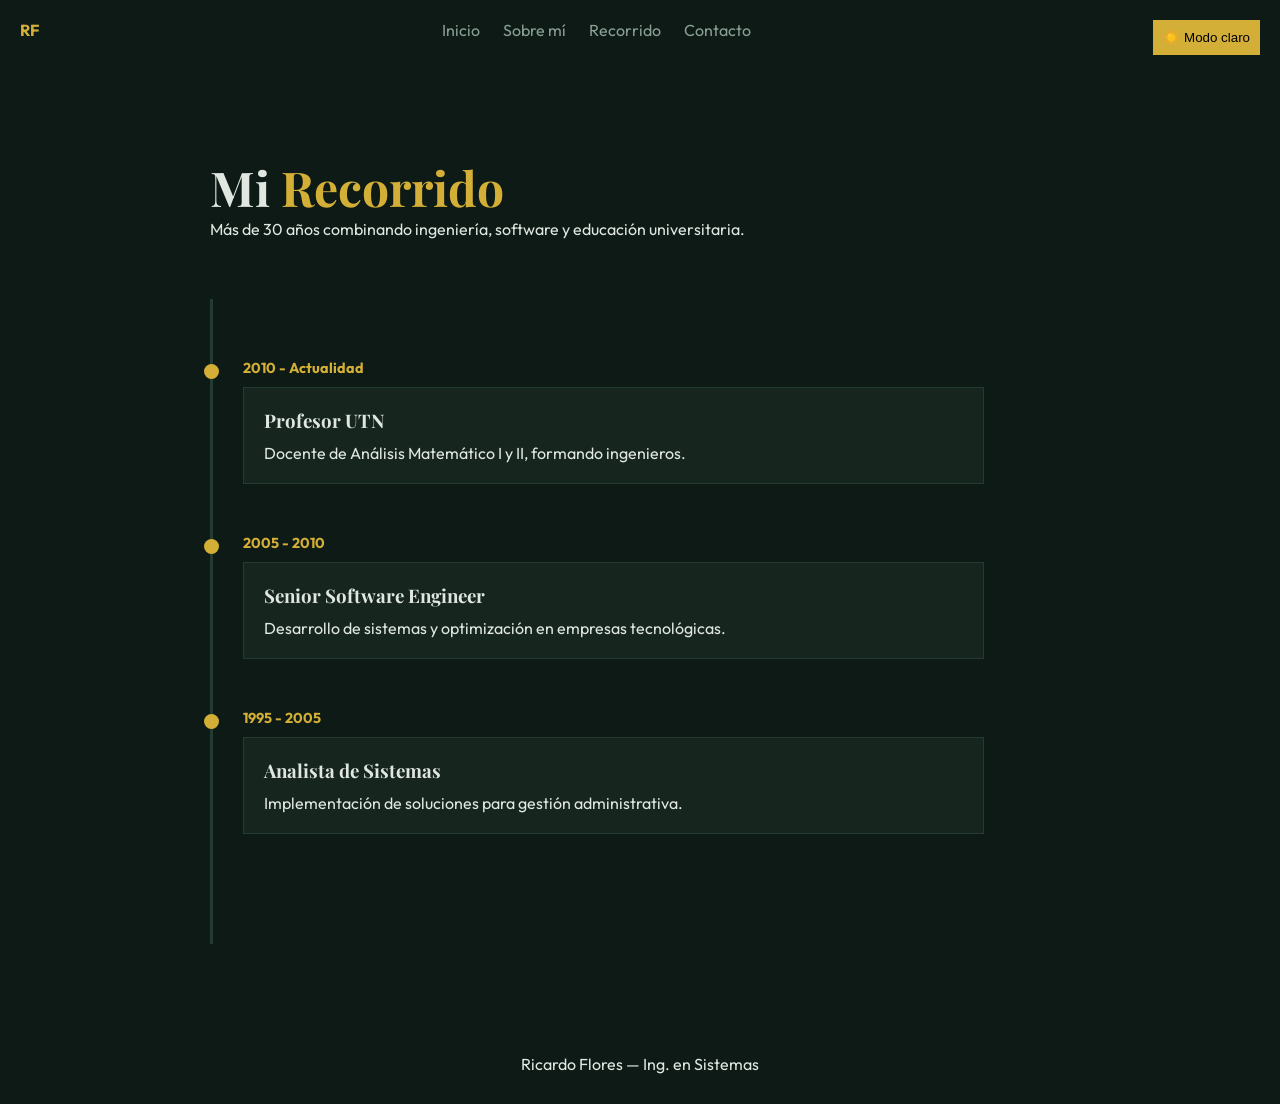
<file: recorrido.html>
<!DOCTYPE html>
<html lang="es">
<head>
    <meta charset="UTF-8">
    <meta name="viewport" content="width=device-width, initial-scale=1.0">
    <title>Recorrido — Ricardo Flores</title>

    <link href="https://fonts.googleapis.com/css2?family=Outfit:wght@300;600;800&family=Playfair+Display:wght@700&display=swap" rel="stylesheet">

    <link rel="stylesheet" href="CSS/style.css">
    <link rel="stylesheet" href="CSS/recorrido.css">
</head>

<body>

<nav>
    <div class="logo">RF</div>

    <div class="nav-links">
        <a href="index.html">Inicio</a>
        <a href="index.html#sobreMi">Sobre mí</a>
        <a href="recorrido.html" class="activo">Recorrido</a>
        <a href="index.html#contacto">Contacto</a>
    </div>

    <button class="botonTema" id="botonTema" onclick="cambiarTema()">☀️ Modo claro</button>
</nav>

<main class="contenedor">

    <header class="header-recorrido">
        <h1>Mi <span>Recorrido</span></h1>
        <p>Más de 30 años combinando ingeniería, software y educación universitaria.</p>
    </header>

    <section class="timeline">

        <div class="item">
            <div class="fecha">2010 - Actualidad</div>
            <div class="contenido">
                <h3>Profesor UTN</h3>
                <p>Docente de Análisis Matemático I y II, formando ingenieros.</p>
            </div>
        </div>

        <div class="item">
            <div class="fecha">2005 - 2010</div>
            <div class="contenido">
                <h3>Senior Software Engineer</h3>
                <p>Desarrollo de sistemas y optimización en empresas tecnológicas.</p>
            </div>
        </div>

        <div class="item">
            <div class="fecha">1995 - 2005</div>
            <div class="contenido">
                <h3>Analista de Sistemas</h3>
                <p>Implementación de soluciones para gestión administrativa.</p>
            </div>
        </div>

    </section>

</main>

<footer>
    <p>Ricardo Flores — Ing. en Sistemas</p>
</footer>

<script>
let boton = document.getElementById("botonTema");

if (localStorage.getItem("tema") === "claro") {
    document.body.classList.add("claro");
    boton.textContent = "🌙 Modo oscuro";
}

function cambiarTema() {
    document.body.classList.toggle("claro");
    let claro = document.body.classList.contains("claro");

    boton.textContent = claro ? "🌙 Modo oscuro" : "☀️ Modo claro";
    localStorage.setItem("tema", claro ? "claro" : "oscuro");
}
</script>

</body>
</html>
</file>
<file: CSS/style.css>
:root {
    --bg: #0d1a15;
    --bg-alt: #16261f;
    --text: #e0e7e1;
    --accent: #d4af37;
    --muted: #8ba094;
    --border: #243b31;

    --font-head: 'Playfair Display', serif;
    --font-body: 'Outfit', sans-serif;
}

body.claro {
    --bg: #fdfaf6;
    --text: #1a2421;
    --bg-alt: #f2eee8;
}

/* RESET */
* {
    margin: 0;
    padding: 0;
    box-sizing: border-box;
}

body {
    font-family: var(--font-body);
    background: var(--bg);
    color: var(--text);
}

/* NAV */
nav {
    display: flex;
    justify-content: space-between;
    padding: 20px;
}

.logo {
    color: var(--accent);
    font-weight: bold;
}

.nav-links a {
    margin: 0 10px;
    text-decoration: none;
    color: var(--muted);
}

/* HERO */
.hero {
    height: 90vh;
    display: flex;
    flex-direction: column; /* 🔥 CLAVE */
    justify-content: center; /* centra vertical */
    align-items: flex-start; /* alinea a la izquierda */
    gap: 20px; /* separa texto y botones */
    padding: 0 10%;
    background: linear-gradient(rgba(0,0,0,0.7), rgba(0,0,0,0.7)),
    url("https://images.unsplash.com/photo-1518770660439-4636190af475");
    background-size: cover;
}
.hero > div {
    display: flex;
    flex-direction: column;
    gap: 20px;
}
.hero h1 {
    font-size: 4rem;
    font-family: var(--font-head);
}

.hero span {
    color: var(--accent);
}

.btn-main {
    background: var(--accent);
    padding: 10px 20px;
    color: black;
    text-decoration: none;
    margin-right: 10px;
}

/* SECCIONES */
section {
    padding: 60px 10%;
}

.linea {
    width: 50px;
    height: 3px;
    background: var(--accent);
    margin: 10px 0;
}

/* SOBRE MI */
.sobreMiGrid {
    display: flex;
    gap: 30px;
}

.sobreMiFoto img {
    width: 250px;
}

/* HABILIDADES */
.habilidadesGrid {
    display: grid;
    grid-template-columns: repeat(2, 1fr);
    gap: 20px;
}

.habilidad {
    padding: 20px;
    border: 1px solid var(--border);
}

/* PROYECTOS */
.proyectosGrid {
    display: grid;
    grid-template-columns: repeat(2, 1fr);
    gap: 30px;
}

.proyecto img {
    width: 100%;
}

.proyecto {
    border: 1px solid var(--border);
    padding: 15px;
    transition: 0.3s;
}

.proyecto:hover {
    transform: scale(1.03);
}

/* FORM */
form {
    display: flex;
    flex-direction: column;
    gap: 10px;
}

form input, form textarea {
    padding: 10px;
}

button {
    background: var(--accent);
    border: none;
    padding: 10px;
}

/* FOOTER */
footer {
    text-align: center;
    padding: 30px;
}

/* RESPONSIVE */
@media (max-width: 768px) {
    .sobreMiGrid {
        flex-direction: column;
    }

    .proyectosGrid {
        grid-template-columns: 1fr;
    }
}
.sobreMiFoto img {
    width: 250px;
    border-radius: 10px;
    border: 2px solid var(--accent);
}
</file>
<file: CSS/recorrido.css>
/* CONTENEDOR */
.contenedor {
    max-width: 900px;
    margin: auto;
    padding: 80px 20px;
}

/* HEADER */
.header-recorrido {
    margin-bottom: 60px;
}

.header-recorrido h1 {
    font-size: 3rem;
    font-family: var(--font-head);
}

.header-recorrido span {
    color: var(--accent);
}

/* TIMELINE */
.timeline {
    border-left: 3px solid var(--border);
    padding-left: 30px;
}

.item {
    margin-bottom: 50px;
    position: relative;
}

.item::before {
    content: "";
    position: absolute;
    left: -39px;
    top: 5px;
    width: 15px;
    height: 15px;
    background: var(--accent);
    border-radius: 50%;
}

/* FECHA */
.fecha {
    font-size: 0.9rem;
    color: var(--accent);
    font-weight: bold;
    margin-bottom: 10px;
}

/* CONTENIDO */
.contenido {
    background: var(--bg-alt);
    padding: 20px;
    border: 1px solid var(--border);
    transition: 0.3s;
}

.contenido:hover {
    transform: translateX(10px);
    border-color: var(--accent);
}

.contenido h3 {
    font-family: var(--font-head);
    margin-bottom: 10px;
}

/* RESPONSIVE */
@media (max-width: 768px) {
    .contenedor {
        padding: 60px 10px;
    }
}
</file>
